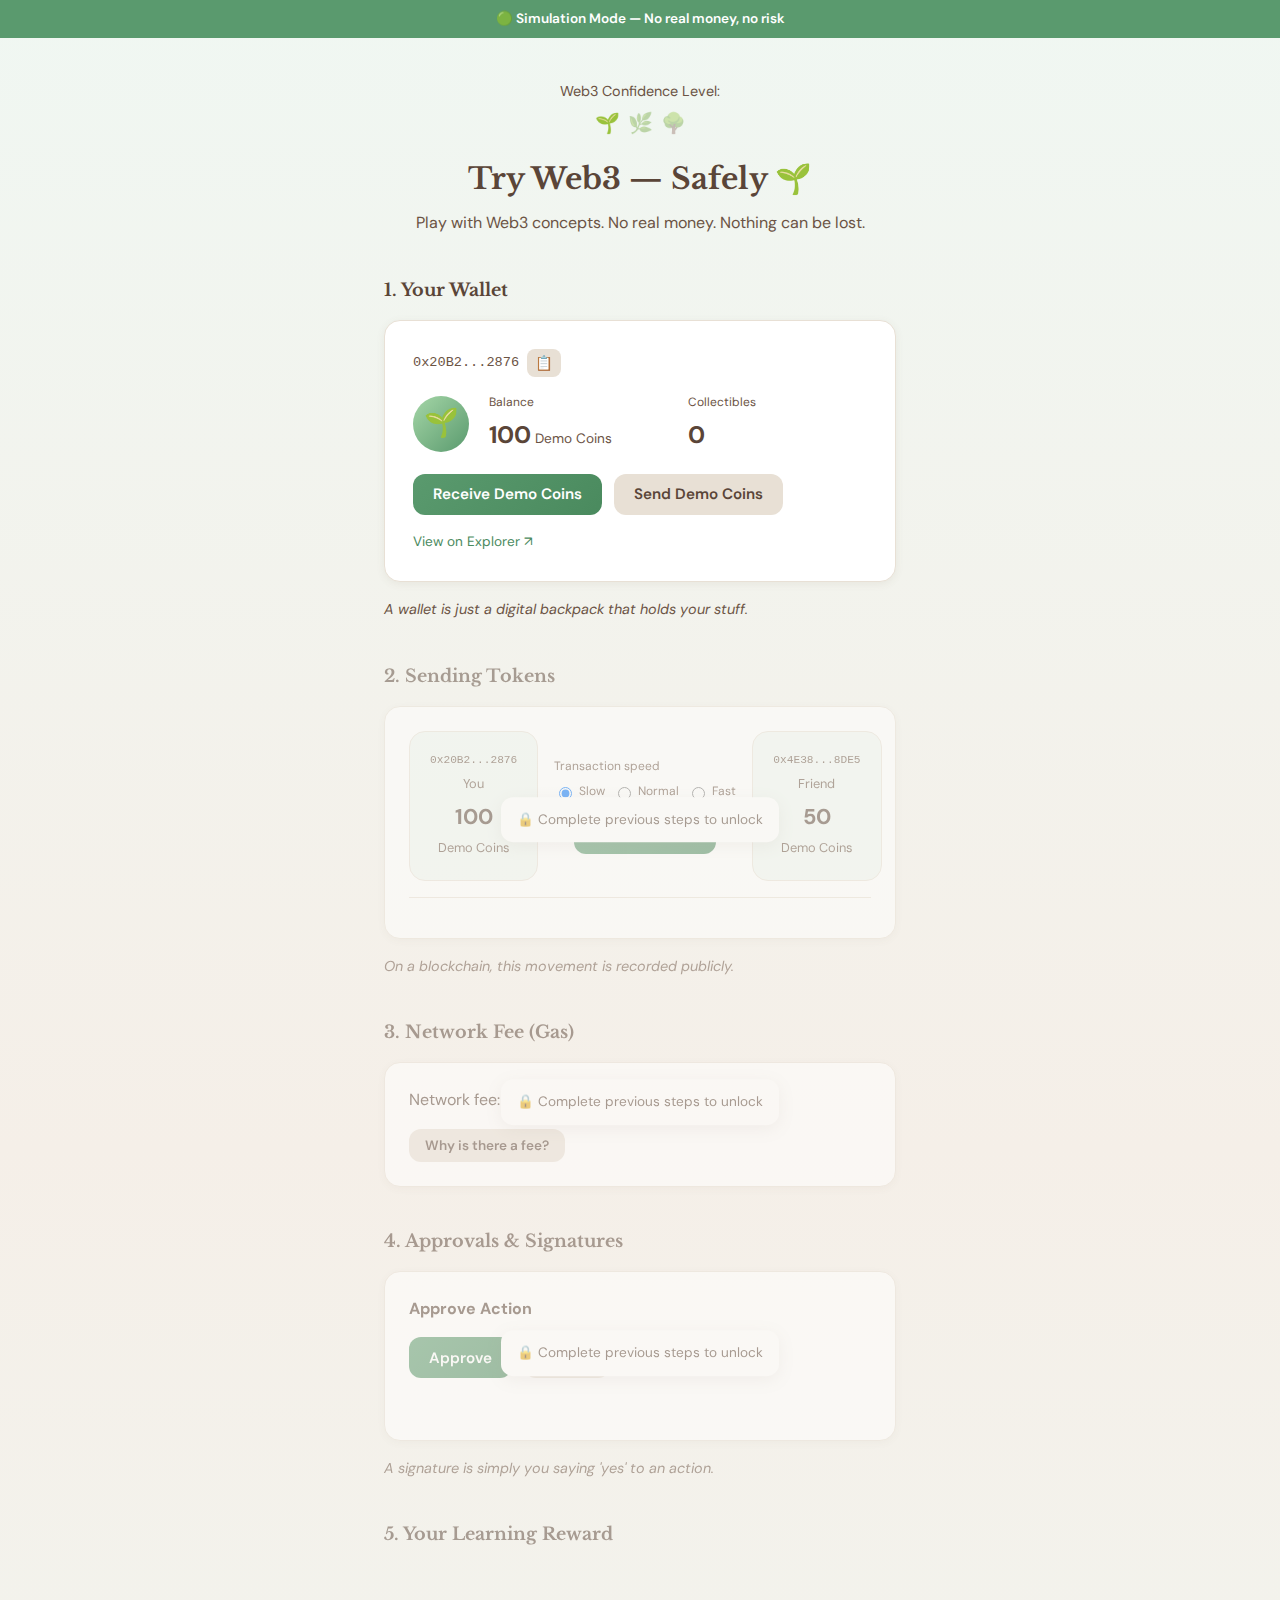
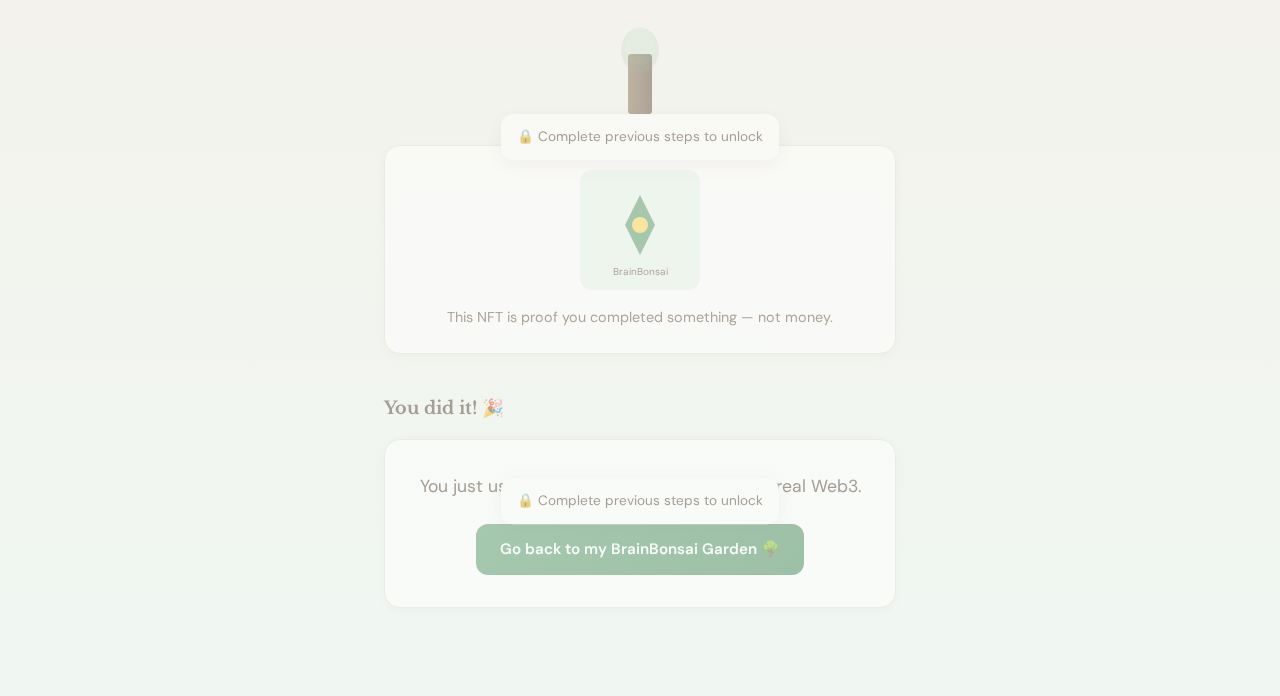
<file: frontend/js/simulation.html>
<!DOCTYPE html>
<html lang="en">
<head>
  <meta charset="UTF-8">
  <meta name="viewport" content="width=device-width, initial-scale=1.0">
  <title>BrainBonsai — Try Web3 Safely</title>
  <link rel="stylesheet" href="style.css">
  <link rel="preconnect" href="https://fonts.googleapis.com">
  <link rel="preconnect" href="https://fonts.gstatic.com" crossorigin>
  <link href="https://fonts.googleapis.com/css2?family=DM+Sans:ital,opsz,wght@0,9..40,400;0,9..40,500;0,9..40,600;0,9..40,700&family=Libre+Baskerville:wght@400;700&display=swap" rel="stylesheet">
</head>
<body>
  <div class="safety-banner">
    <span>🟢 Simulation Mode — No real money, no risk</span>
  </div>

  <div class="page-wrap">
    <header class="header">
      <div class="progress-indicator" id="progress-indicator">
        <span class="progress-label">Web3 Confidence Level:</span>
        <span class="progress-icons"><span class="icon-active">🌱</span><span>🌿</span><span>🌳</span></span>
      </div>
      <h1>Try Web3 — Safely 🌱</h1>
      <p class="subtitle">Play with Web3 concepts. No real money. Nothing can be lost.</p>
    </header>

    <main class="main">
      <section class="section" id="section-wallet" data-section="1">
        <h2 class="section-title">1. Your Wallet</h2>
        <div class="card wallet-card">
          <div class="wallet-address-row">
            <span class="wallet-address" id="main-address" title="A wallet address is like a public username. It's safe to share.">0xA3F9...92B1</span>
            <button type="button" class="btn-icon btn-copy" id="btn-copy-main" title="Copy address" aria-label="Copy address">📋</button>
          </div>
          <div class="wallet-top">
            <div class="avatar">🌱</div>
            <div class="wallet-info">
              <span class="wallet-label">Balance</span>
              <span class="wallet-balance" id="main-balance">100</span>
              <span class="wallet-unit">Demo Coins</span>
            </div>
            <div class="wallet-info">
              <span class="wallet-label">Collectibles</span>
              <span class="wallet-balance" id="main-collectibles">0</span>
            </div>
          </div>
          <div class="wallet-actions">
            <button type="button" class="btn btn-primary" id="btn-receive">Receive Demo Coins</button>
            <button type="button" class="btn btn-secondary" id="btn-send">Send Demo Coins</button>
          </div>
          <a href="#" class="link-explorer" id="link-explorer-main">View on Explorer ↗</a>
        </div>
        <p class="explanation">A wallet is just a digital backpack that holds your stuff.</p>
      </section>

      <section class="section section-locked" id="section-transfer" data-section="2">
        <h2 class="section-title">2. Sending Tokens</h2>
        <div class="card transfer-card">
          <div class="transfer-container">
            <div class="transfer-wallet" id="transfer-you">
              <span class="transfer-address" id="transfer-you-address">0xA3F9...92B1</span>
              <span class="transfer-label">You</span>
              <span class="transfer-balance" id="transfer-you-balance">100</span>
              <span class="transfer-unit">Demo Coins</span>
            </div>
            <div class="transfer-arrow-area">
              <div class="gas-slider-wrap" title="Higher fees encourage faster processing.">
                <span class="gas-label">Transaction speed</span>
                <div class="gas-options">
                  <label><input type="radio" name="gas" value="0" checked> Slow</label>
                  <label><input type="radio" name="gas" value="1"> Normal</label>
                  <label><input type="radio" name="gas" value="2"> Fast</label>
                </div>
              </div>
              <button type="button" class="btn btn-primary btn-transfer" id="btn-send-10">Send 10 Coins</button>
            </div>
            <div class="transfer-wallet" id="transfer-friend">
              <span class="transfer-address" id="transfer-friend-address">0x7B2E...4C91</span>
              <span class="transfer-label">Friend</span>
              <span class="transfer-balance" id="transfer-friend-balance">50</span>
              <span class="transfer-unit">Demo Coins</span>
            </div>
          </div>
          <div class="transaction-list" id="transaction-list"></div>
        </div>
        <div class="coins-animation" id="coins-animation" aria-hidden="true"></div>
        <p class="explanation">On a blockchain, this movement is recorded publicly.</p>
      </section>

      <section class="section section-locked" id="section-fee" data-section="3">
        <h2 class="section-title">3. Network Fee (Gas)</h2>
        <div class="card fee-card">
          <p class="fee-text">Network fee: <strong id="fee-amount">1</strong> Demo Coin</p>
          <button type="button" class="btn btn-secondary btn-small" id="btn-why-fee">Why is there a fee?</button>
        </div>
        <div class="modal-overlay" id="fee-modal" role="dialog" aria-labelledby="fee-modal-title" aria-hidden="true">
          <div class="modal">
            <h3 id="fee-modal-title">Why is there a fee?</h3>
            <p>Computers around the world verify transactions. The fee rewards them.</p>
            <button type="button" class="btn btn-primary" id="btn-close-fee">Got it</button>
          </div>
        </div>
      </section>

      <section class="section section-locked" id="section-approve" data-section="4">
        <h2 class="section-title">4. Approvals & Signatures</h2>
        <div class="card approve-card">
          <h3>Approve Action</h3>
          <div class="approve-actions">
            <button type="button" class="btn btn-primary" id="btn-approve">Approve</button>
            <button type="button" class="btn btn-secondary" id="btn-reject">Reject</button>
          </div>
          <p class="approve-result" id="approve-result"></p>
        </div>
        <p class="explanation">A signature is simply you saying 'yes' to an action.</p>
      </section>

      <section class="section section-locked" id="section-nft" data-section="5">
        <h2 class="section-title">5. Your Learning Reward</h2>
        <div class="tree-container">
          <div class="tree-stage" id="tree-visual" data-stage="0">
            <svg class="tree-svg" viewBox="0 0 80 100" aria-hidden="true">
              <defs>
                <linearGradient id="trunkGrad" x1="0%" y1="0%" x2="100%" y2="0%">
                  <stop offset="0%" style="stop-color:#8B7355"/>
                  <stop offset="100%" style="stop-color:#6B5344"/>
                </linearGradient>
              </defs>
              <rect class="tree-trunk" x="32" y="60" width="16" height="40" fill="url(#trunkGrad)" rx="2"/>
              <g class="tree-foliage">
                <ellipse cx="40" cy="35" rx="25" ry="30" fill="#5a9a6e"/>
                <ellipse cx="40" cy="30" rx="20" ry="25" fill="#6bb87a"/>
              </g>
            </svg>
          </div>
        </div>
        <div class="card nft-card" id="nft-card">
          <div class="nft-image clickable" id="nft-clickable" role="button" tabindex="0" aria-label="View NFT details">
            <svg viewBox="0 0 120 120" aria-hidden="true">
              <rect width="120" height="120" fill="#e8f5e9" rx="8"/>
              <path d="M60 25 L75 55 L60 85 L45 55 Z" fill="#5a9a6e"/>
              <circle cx="60" cy="55" r="8" fill="#ffd54f"/>
              <text x="60" y="105" text-anchor="middle" fill="#6B5344" font-size="10">BrainBonsai</text>
            </svg>
          </div>
          <p class="nft-text">This NFT is proof you completed something — not money.</p>
        </div>
        <div class="modal-overlay" id="nft-modal" role="dialog" aria-labelledby="nft-modal-title" aria-hidden="true">
          <div class="modal modal-nft">
            <h3 id="nft-modal-title">Learning Reward NFT</h3>
            <div class="nft-modal-image">
              <svg viewBox="0 0 120 120" aria-hidden="true">
                <rect width="120" height="120" fill="#e8f5e9" rx="8"/>
                <path d="M60 25 L75 55 L60 85 L45 55 Z" fill="#5a9a6e"/>
                <circle cx="60" cy="55" r="8" fill="#ffd54f"/>
              </svg>
            </div>
            <p class="nft-modal-desc">BrainBonsai Completion Badge — Proof you learned Web3 basics.</p>
            <dl class="nft-attributes">
              <dt>Rarity</dt><dd>Common</dd>
              <dt>Owner</dt><dd class="nft-owner-address" id="nft-owner-address">0xA3F9...92B1</dd>
            </dl>
            <p class="nft-explanation">NFTs are digital records of ownership, not files themselves.</p>
            <button type="button" class="btn btn-primary" id="btn-close-nft">Close</button>
          </div>
        </div>
      </section>

      <section class="section section-locked" id="section-final" data-section="6">
        <h2 class="section-title">You did it! 🎉</h2>
        <div class="card final-card">
          <p class="final-message">You just used Web3 ideas without touching real Web3.</p>
          <a href="#" class="btn btn-primary btn-large" id="btn-garden">Go back to my BrainBonsai Garden 🌳</a>
        </div>
      </section>
    </main>
  </div>

  <div class="modal-overlay" id="explorer-modal" role="dialog" aria-labelledby="explorer-modal-title" aria-hidden="true">
    <div class="modal modal-explorer">
      <h3 id="explorer-modal-title">Demo Block Explorer</h3>
      <p class="explorer-disclaimer">This is a simulation, not a real blockchain explorer.</p>
      <div class="explorer-content">
        <div class="explorer-row">
          <span class="explorer-label">Address</span>
          <span class="explorer-value" id="explorer-address">—</span>
        </div>
        <div class="explorer-row">
          <span class="explorer-label">Balance</span>
          <span class="explorer-value" id="explorer-balance">—</span>
        </div>
        <div class="explorer-row">
          <span class="explorer-label">NFTs Owned</span>
          <span class="explorer-value" id="explorer-nfts">—</span>
        </div>
        <div class="explorer-section">
          <span class="explorer-label">Recent Demo Transactions</span>
          <ul class="explorer-tx-list" id="explorer-tx-list"></ul>
        </div>
      </div>
      <button type="button" class="btn btn-primary" id="btn-close-explorer">Close</button>
    </div>
  </div>

  <div class="modal-overlay" id="confirm-modal" role="dialog" aria-labelledby="confirm-modal-title" aria-hidden="true">
    <div class="modal">
      <h3 id="confirm-modal-title">Confirm Transaction</h3>
      <p class="confirm-explanation">Once confirmed on a real blockchain, transactions cannot be undone.</p>
      <dl class="confirm-details">
        <dt>From</dt><dd id="confirm-from">—</dd>
        <dt>To</dt><dd id="confirm-to">—</dd>
        <dt>Amount</dt><dd id="confirm-amount">—</dd>
        <dt>Network fee</dt><dd id="confirm-fee">—</dd>
      </dl>
      <div class="confirm-actions">
        <button type="button" class="btn btn-secondary" id="btn-confirm-cancel">Cancel</button>
        <button type="button" class="btn btn-primary" id="btn-confirm-ok">Confirm</button>
      </div>
    </div>
  </div>

  <div class="modal-overlay" id="tx-modal" role="dialog" aria-labelledby="tx-modal-title" aria-hidden="true">
    <div class="modal">
      <h3 id="tx-modal-title">Transaction Details</h3>
      <p class="tx-explanation">Transactions are public records on a blockchain.</p>
      <dl class="confirm-details">
        <dt>Transaction hash</dt><dd id="tx-hash">—</dd>
        <dt>From</dt><dd id="tx-from">—</dd>
        <dt>To</dt><dd id="tx-to">—</dd>
        <dt>Amount</dt><dd id="tx-amount">—</dd>
        <dt>Network fee</dt><dd id="tx-fee">—</dd>
        <dt>Status</dt><dd id="tx-status">Confirmed</dd>
      </dl>
      <button type="button" class="btn btn-primary" id="btn-close-tx">Close</button>
    </div>
  </div>

  <script src="script.js"></script>
</body>
</html>
</file>
<file: frontend/js/style.css>
:root {
  --green-50: #f0f7f2;
  --green-100: #e8f5e9;
  --green-200: #c8e6c9;
  --green-300: #a5d6a7;
  --green-400: #81c784;
  --green-500: #5a9a6e;
  --green-600: #4a8a5e;
  --brown-100: #f5efe8;
  --brown-200: #e8e0d5;
  --brown-300: #c4b5a0;
  --brown-400: #8B7355;
  --brown-500: #6B5344;
  --brown-600: #5a4538;
  --shadow-sm: 0 2px 8px rgba(107, 83, 68, 0.08);
  --shadow-md: 0 4px 16px rgba(107, 83, 68, 0.12);
  --radius: 16px;
  --radius-sm: 12px;
  --transition: 0.3s ease;
}

*,
*::before,
*::after {
  box-sizing: border-box;
}

html {
  font-size: 16px;
  scroll-behavior: smooth;
}

body {
  margin: 0;
  font-family: 'DM Sans', -apple-system, BlinkMacSystemFont, sans-serif;
  background: linear-gradient(180deg, var(--green-50) 0%, var(--brown-100) 50%, var(--green-50) 100%);
  color: var(--brown-600);
  line-height: 1.6;
  min-height: 100vh;
  padding-top: 48px;
}

/* Persistent Safety Banner */
.safety-banner {
  position: fixed;
  top: 0;
  left: 0;
  right: 0;
  z-index: 500;
  background: var(--green-500);
  color: white;
  text-align: center;
  padding: 0.5rem 1rem;
  font-size: 0.85rem;
  font-weight: 600;
}

.page-wrap {
  max-width: 560px;
  margin: 0 auto;
  padding: 2rem 1.5rem 3rem;
}

/* Header */
.header {
  text-align: center;
  margin-bottom: 2.5rem;
}

.progress-indicator {
  margin-bottom: 1rem;
  font-size: 0.9rem;
  color: var(--brown-500);
}

.progress-label {
  display: block;
  margin-bottom: 0.25rem;
}

.progress-icons {
  display: inline-flex;
  gap: 0.5rem;
  font-size: 1.25rem;
}

.progress-icons span {
  opacity: 0.35;
  transition: opacity var(--transition);
}

.progress-icons span.icon-active {
  opacity: 1;
}

.header h1 {
  font-family: 'Libre Baskerville', Georgia, serif;
  font-size: 1.85rem;
  color: var(--brown-600);
  margin: 0 0 0.5rem;
}

.subtitle {
  font-size: 1rem;
  color: var(--brown-500);
  margin: 0;
}

/* Sections */
.section {
  margin-bottom: 2.5rem;
  animation: slideUp 0.5s ease backwards;
  transition: opacity var(--transition), filter var(--transition);
}

.section:nth-of-type(1) { animation-delay: 0.05s; }
.section:nth-of-type(2) { animation-delay: 0.1s; }
.section:nth-of-type(3) { animation-delay: 0.15s; }
.section:nth-of-type(4) { animation-delay: 0.2s; }
.section:nth-of-type(5) { animation-delay: 0.25s; }
.section:nth-of-type(6) { animation-delay: 0.3s; }

.section-locked {
  opacity: 0.5;
  pointer-events: none;
  position: relative;
}

.section-locked::after {
  content: '🔒 Complete previous steps to unlock';
  position: absolute;
  top: 50%;
  left: 50%;
  transform: translate(-50%, -50%);
  background: white;
  padding: 0.75rem 1rem;
  border-radius: var(--radius-sm);
  font-size: 0.85rem;
  box-shadow: var(--shadow-md);
  white-space: nowrap;
}

.section-unlocked {
  opacity: 1;
  pointer-events: auto;
}

.section-unlocked::after {
  display: none;
}

.section-title {
  font-family: 'Libre Baskerville', Georgia, serif;
  font-size: 1.1rem;
  color: var(--brown-600);
  margin: 0 0 1rem;
}

.explanation {
  font-size: 0.9rem;
  color: var(--brown-500);
  margin: 1rem 0 0;
  font-style: italic;
}

/* Cards */
.card {
  background: white;
  border-radius: var(--radius);
  padding: 1.5rem;
  box-shadow: var(--shadow-sm);
  border: 1px solid var(--brown-200);
  transition: box-shadow var(--transition), transform var(--transition);
}

.card:hover {
  box-shadow: var(--shadow-md);
}

/* Wallet Card */
.wallet-card {
  padding: 1.75rem;
}

.wallet-address-row {
  display: flex;
  align-items: center;
  gap: 0.5rem;
  margin-bottom: 1rem;
}

.wallet-address {
  font-family: monospace;
  font-size: 0.85rem;
  color: var(--brown-500);
}

.btn-icon {
  background: var(--brown-200);
  border: none;
  border-radius: 8px;
  padding: 0.35rem 0.5rem;
  cursor: pointer;
  font-size: 0.9rem;
  transition: background var(--transition);
}

.btn-icon:hover {
  background: var(--brown-300);
}

.btn-icon.copied {
  background: var(--green-300);
}

.link-explorer {
  display: inline-block;
  margin-top: 1rem;
  font-size: 0.85rem;
  color: var(--green-600);
  text-decoration: none;
}

.link-explorer:hover {
  text-decoration: underline;
}

.wallet-top {
  display: flex;
  align-items: center;
  gap: 1.25rem;
  margin-bottom: 1.25rem;
}

.avatar {
  width: 56px;
  height: 56px;
  background: linear-gradient(135deg, var(--green-300), var(--green-500));
  border-radius: 50%;
  display: flex;
  align-items: center;
  justify-content: center;
  font-size: 1.75rem;
}

.wallet-info {
  flex: 1;
}

.wallet-label {
  display: block;
  font-size: 0.75rem;
  color: var(--brown-500);
  margin-bottom: 0.2rem;
}

.wallet-balance {
  font-size: 1.5rem;
  font-weight: 700;
  color: var(--brown-600);
}

.wallet-unit {
  font-size: 0.85rem;
  color: var(--brown-500);
}

.wallet-actions {
  display: flex;
  gap: 0.75rem;
  flex-wrap: wrap;
}

/* Buttons */
.btn {
  padding: 0.65rem 1.25rem;
  border-radius: var(--radius-sm);
  font-family: inherit;
  font-size: 0.95rem;
  font-weight: 600;
  cursor: pointer;
  border: none;
  transition: transform var(--transition), opacity var(--transition), background var(--transition);
}

.btn:hover {
  transform: translateY(-1px);
}

.btn:active {
  transform: translateY(0);
}

.btn-primary {
  background: linear-gradient(135deg, var(--green-500), var(--green-600));
  color: white;
}

.btn-primary:hover {
  opacity: 0.9;
}

.btn-secondary {
  background: var(--brown-200);
  color: var(--brown-600);
}

.btn-secondary:hover {
  background: var(--brown-300);
}

.btn-small {
  padding: 0.5rem 1rem;
  font-size: 0.85rem;
}

.btn-large {
  display: inline-block;
  padding: 0.85rem 1.5rem;
  text-decoration: none;
  text-align: center;
  margin-top: 0.5rem;
}

/* Transfer Section */
.transfer-card {
  padding: 1.5rem;
}

.transfer-container {
  display: grid;
  grid-template-columns: 1fr auto 1fr;
  gap: 1rem;
  align-items: center;
  margin-bottom: 1rem;
}

.transfer-wallet {
  background: var(--green-50);
  border-radius: var(--radius);
  padding: 1.25rem;
  text-align: center;
  border: 1px solid var(--brown-200);
  transition: border-color var(--transition), transform var(--transition);
}

.transfer-wallet.highlight {
  border-color: var(--green-500);
  box-shadow: 0 0 0 2px rgba(90, 154, 110, 0.3);
}

.transfer-address {
  display: block;
  font-family: monospace;
  font-size: 0.7rem;
  color: var(--brown-500);
  margin-bottom: 0.25rem;
}

.transfer-label {
  display: block;
  font-size: 0.8rem;
  color: var(--brown-500);
  margin-bottom: 0.35rem;
}

.transfer-balance {
  display: block;
  font-size: 1.35rem;
  font-weight: 700;
  color: var(--brown-600);
}

.transfer-unit {
  font-size: 0.8rem;
  color: var(--brown-500);
}

.transfer-arrow-area {
  display: flex;
  flex-direction: column;
  align-items: center;
  gap: 0.75rem;
}

.gas-slider-wrap {
  font-size: 0.75rem;
  color: var(--brown-500);
}

.gas-label {
  display: block;
  margin-bottom: 0.35rem;
}

.gas-options {
  display: flex;
  gap: 0.5rem;
}

.gas-options label {
  display: flex;
  align-items: center;
  gap: 0.25rem;
  cursor: pointer;
}

.btn-transfer {
  white-space: nowrap;
}

.transaction-list {
  margin-top: 1rem;
  padding-top: 1rem;
  border-top: 1px solid var(--brown-200);
}

.tx-item {
  display: flex;
  align-items: center;
  justify-content: space-between;
  padding: 0.5rem 0;
  font-size: 0.85rem;
}

.tx-item .tx-hash {
  font-family: monospace;
  color: var(--brown-500);
}

.tx-item .tx-link {
  color: var(--green-600);
  cursor: pointer;
  text-decoration: none;
  font-size: 0.8rem;
}

.tx-item .tx-link:hover {
  text-decoration: underline;
}

/* Coins animation overlay */
.coins-animation {
  position: fixed;
  pointer-events: none;
  top: 0;
  left: 0;
  right: 0;
  bottom: 0;
  z-index: 100;
  opacity: 0;
}

.coins-animation.active {
  opacity: 1;
}

.coin-particle {
  position: absolute;
  width: 24px;
  height: 24px;
  background: linear-gradient(135deg, #ffd54f, #ffb300);
  border-radius: 50%;
  box-shadow: 0 2px 4px rgba(0,0,0,0.2);
  animation: coinFly 0.8s ease-out forwards;
}

@keyframes coinFly {
  0% {
    opacity: 1;
    transform: scale(1);
  }
  100% {
    opacity: 0;
    transform: translate(var(--tx), var(--ty)) scale(0.5);
  }
}

/* Fee Section */
.fee-card {
  display: flex;
  flex-direction: column;
  gap: 1rem;
  align-items: flex-start;
}

.fee-text {
  margin: 0;
}

/* Modals */
.modal-overlay {
  position: fixed;
  inset: 0;
  background: rgba(90, 154, 110, 0.2);
  backdrop-filter: blur(4px);
  display: flex;
  align-items: center;
  justify-content: center;
  z-index: 200;
  padding: 1.5rem;
  opacity: 0;
  visibility: hidden;
  transition: opacity var(--transition), visibility var(--transition);
}

.modal-overlay.open {
  opacity: 1;
  visibility: visible;
}

.modal {
  background: white;
  border-radius: var(--radius);
  padding: 1.75rem;
  max-width: 340px;
  max-height: 90vh;
  overflow-y: auto;
  box-shadow: var(--shadow-md);
  transform: scale(0.95);
  transition: transform var(--transition);
}

.modal-overlay.open .modal {
  transform: scale(1);
}

.modal h3 {
  margin: 0 0 1rem;
  font-family: 'Libre Baskerville', Georgia, serif;
  color: var(--brown-600);
}

.modal p {
  margin: 0 0 1.25rem;
  color: var(--brown-500);
}

.modal-explorer {
  max-width: 400px;
}

.explorer-disclaimer {
  font-size: 0.8rem;
  color: var(--brown-400);
  margin-bottom: 1rem;
  font-style: italic;
}

.explorer-content {
  margin-bottom: 1rem;
}

.explorer-row {
  display: flex;
  justify-content: space-between;
  padding: 0.5rem 0;
  border-bottom: 1px solid var(--brown-200);
  font-size: 0.9rem;
}

.explorer-label {
  color: var(--brown-500);
}

.explorer-value {
  font-family: monospace;
  font-size: 0.85rem;
}

.explorer-section {
  margin-top: 1rem;
}

.explorer-tx-list {
  margin: 0.5rem 0 0;
  padding-left: 1.25rem;
  font-size: 0.85rem;
}

.explorer-tx-list li {
  margin-bottom: 0.35rem;
}

.confirm-explanation,
.tx-explanation {
  font-size: 0.85rem;
  margin-bottom: 1rem;
}

.confirm-details {
  margin: 0 0 1.25rem;
  font-size: 0.9rem;
}

.confirm-details dt {
  color: var(--brown-500);
  font-weight: 500;
  margin-top: 0.5rem;
}

.confirm-details dt:first-child {
  margin-top: 0;
}

.confirm-details dd {
  margin: 0.15rem 0 0;
  font-family: monospace;
  font-size: 0.85rem;
}

.confirm-actions {
  display: flex;
  gap: 0.75rem;
  justify-content: flex-end;
}

.modal-nft .nft-modal-image {
  width: 120px;
  height: 120px;
  margin: 0 auto 1rem;
}

.modal-nft .nft-modal-image svg {
  width: 100%;
  height: 100%;
  border-radius: var(--radius-sm);
}

.nft-modal-desc {
  margin-bottom: 1rem;
}

.nft-attributes {
  margin: 0 0 1rem;
  font-size: 0.9rem;
}

.nft-attributes dt {
  color: var(--brown-500);
  margin-top: 0.5rem;
}

.nft-explanation {
  font-size: 0.85rem;
  font-style: italic;
  margin-bottom: 1rem;
}

/* Approve Section */
.approve-card h3 {
  margin: 0 0 1rem;
  font-size: 1rem;
}

.approve-actions {
  display: flex;
  gap: 0.75rem;
  margin-bottom: 1rem;
}

.approve-result {
  margin: 0;
  font-size: 0.9rem;
  min-height: 1.5em;
  color: var(--green-600);
}

.approve-result.rejected {
  color: var(--brown-500);
}

/* Tree / NFT Section */
.tree-container {
  text-align: center;
  margin-bottom: 1.5rem;
}

.tree-stage {
  display: inline-block;
  transition: transform var(--transition);
}

.tree-svg {
  width: 120px;
  height: 150px;
}

.tree-stage[data-stage="0"] .tree-foliage {
  opacity: 0.2;
  transform: scale(0.5);
}

.tree-stage[data-stage="1"] .tree-foliage {
  opacity: 0.4;
  transform: scale(0.65);
}

.tree-stage[data-stage="2"] .tree-foliage {
  opacity: 0.6;
  transform: scale(0.8);
}

.tree-stage[data-stage="3"] .tree-foliage {
  opacity: 0.85;
  transform: scale(0.9);
}

.tree-stage[data-stage="4"] .tree-foliage,
.tree-stage[data-stage="5"] .tree-foliage {
  opacity: 1;
  transform: scale(1);
}

.tree-foliage {
  transition: opacity 0.5s ease, transform 0.5s ease;
  transform-origin: 40px 80px;
}

.nft-card {
  display: flex;
  flex-direction: column;
  align-items: center;
  gap: 1rem;
}

.nft-image {
  width: 120px;
  height: 120px;
}

.nft-image svg {
  width: 100%;
  height: 100%;
  border-radius: var(--radius-sm);
}

.nft-image.clickable {
  cursor: pointer;
  transition: transform var(--transition);
}

.nft-image.clickable:hover {
  transform: scale(1.05);
}

.nft-text {
  margin: 0;
  font-size: 0.9rem;
  text-align: center;
  color: var(--brown-500);
}

/* Final Section */
.final-card {
  text-align: center;
  padding: 2rem;
}

.final-message {
  margin: 0 0 1rem;
  font-size: 1.1rem;
  color: var(--brown-600);
}

/* Animations */
@keyframes fadeIn {
  from { opacity: 0; }
  to { opacity: 1; }
}

@keyframes slideUp {
  from {
    opacity: 0;
    transform: translateY(12px);
  }
  to {
    opacity: 1;
    transform: translateY(0);
  }
}

/* Balance change feedback */
.balance-up {
  animation: pulseUp 0.4s ease;
}

.balance-down {
  animation: pulseDown 0.4s ease;
}

@keyframes pulseUp {
  0% { transform: scale(1); color: inherit; }
  50% { transform: scale(1.15); color: var(--green-600); }
  100% { transform: scale(1); color: inherit; }
}

@keyframes pulseDown {
  0% { transform: scale(1); color: inherit; }
  50% { transform: scale(0.95); color: var(--brown-500); }
  100% { transform: scale(1); color: inherit; }
}

/* Mobile */
@media (max-width: 480px) {
  body {
    padding-top: 44px;
  }

  .safety-banner {
    font-size: 0.8rem;
  }

  .page-wrap {
    padding: 1.5rem 1rem 2rem;
  }

  .header h1 {
    font-size: 1.5rem;
  }

  .section-locked::after {
    white-space: normal;
    text-align: center;
  }

  .transfer-container {
    grid-template-columns: 1fr;
  }

  .transfer-arrow-area {
    order: 3;
  }

  .gas-options {
    flex-wrap: wrap;
  }

  .wallet-actions {
    flex-direction: column;
  }

  .wallet-actions .btn {
    width: 100%;
  }

  .approve-actions {
    flex-direction: column;
  }

  .approve-actions .btn {
    width: 100%;
  }
}
</file>
